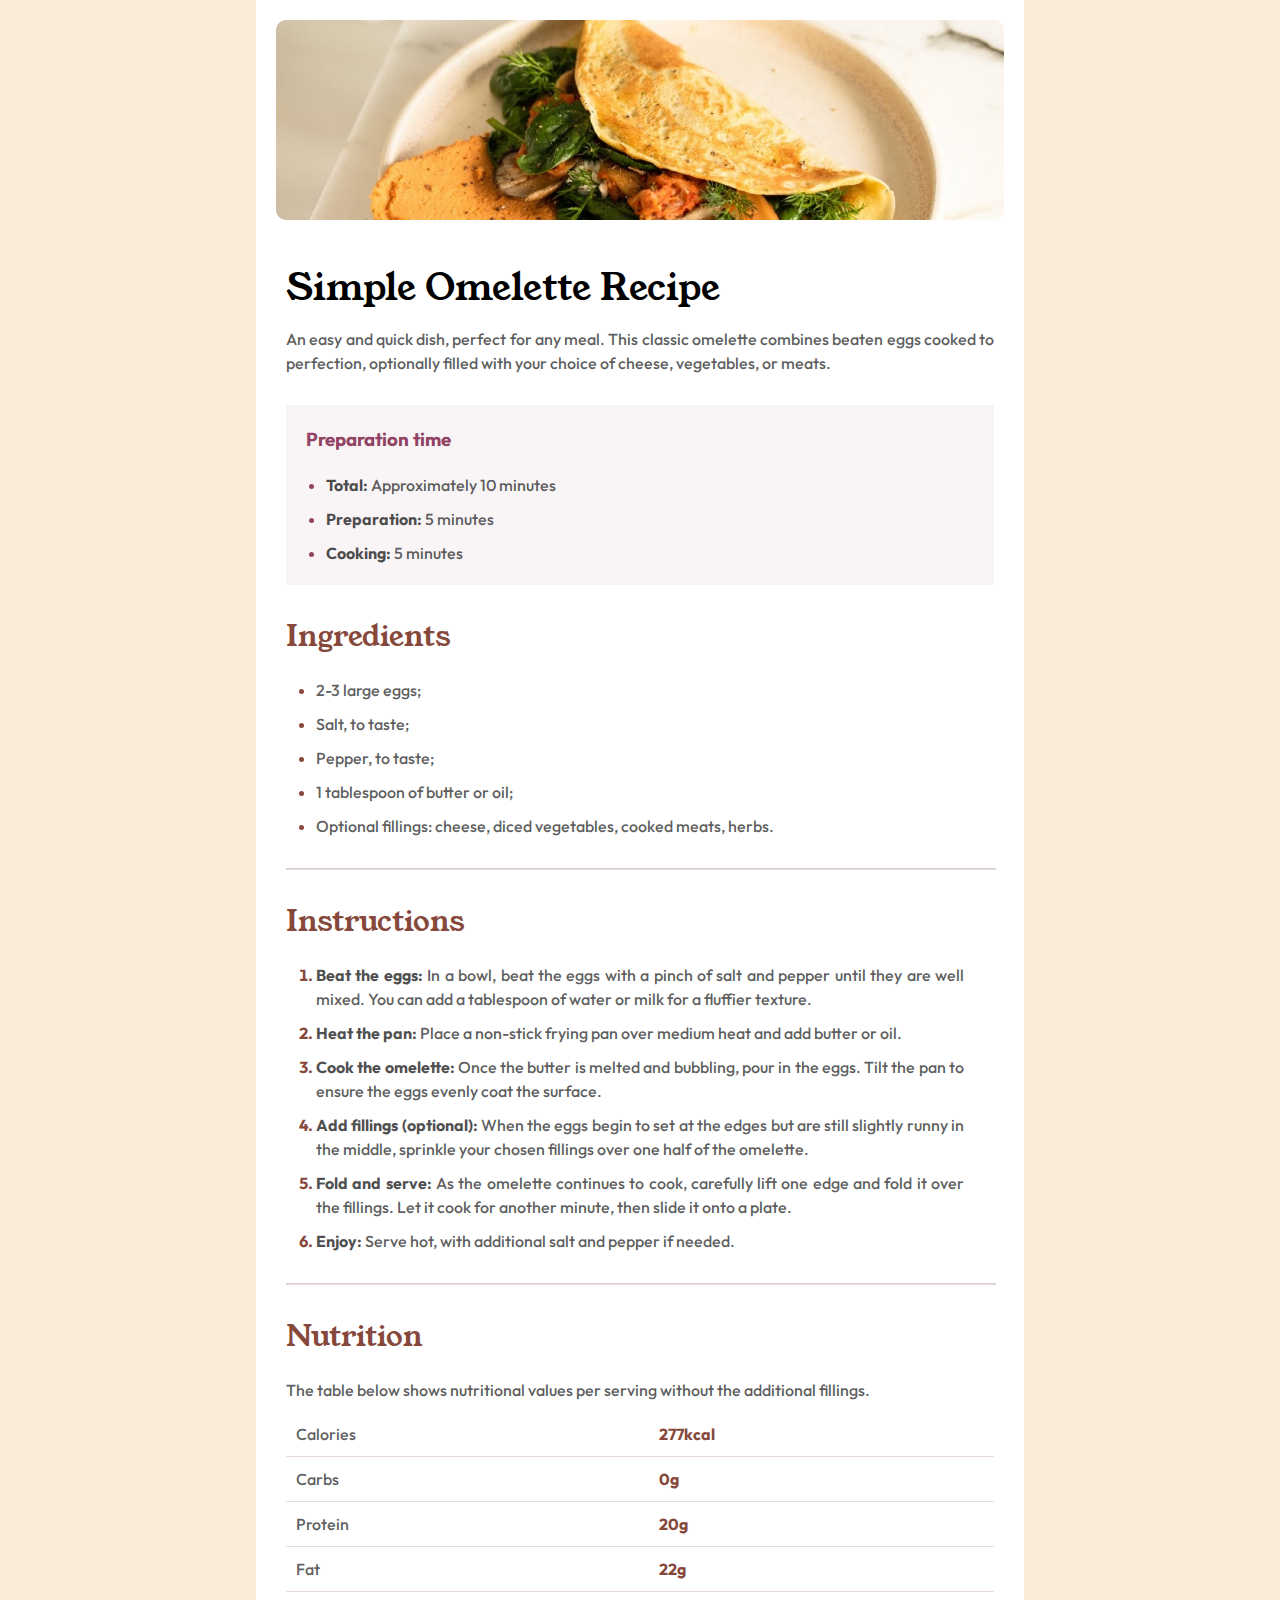
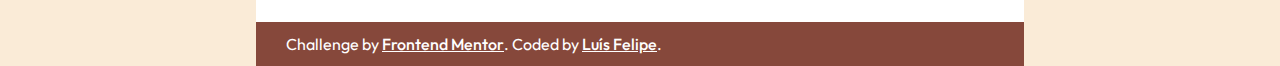
<file: index.html>
<!DOCTYPE html>
<html lang="en">
<head>
    <meta charset="UTF-8">
    <meta name="viewport" content="width=device-width, initial-scale=1.0">
    <link rel="shortcut icon" href="imagens/favicon-32x32.png">
    <title>Frontend Mentor | Recipe page</title>
    <link rel="stylesheet" href="estilo/style.css">
    <link rel="stylesheet" href="estilo/media-query.css">
</head>
<body>
    <main>
        <header>
            <div id="imagem">

            </div>
        </header>
        <section>
            <h1>
                Simple Omelette Recipe
            </h1>
            <p>
                An easy and quick dish, perfect for any meal. This classic omelette combines beaten eggs cooked 
                to perfection, optionally filled with your choice of cheese, vegetables, or meats.
            </p>
        </section>
        <aside>
            <h3>
                Preparation time
            </h3>
            <p>
                <ul>
                    <li><strong>Total:</strong> Approximately 10 minutes</li>
                    <li><strong>Preparation:</strong> 5 minutes</li>
                    <li><strong>Cooking:</strong> 5 minutes</li>
                </ul>
            </p>
        </aside>
        <article>
            <h2>
                Ingredients
            </h2>
            <p>
                <ul>
                    <li>2-3 large eggs;</li>
                    <li>Salt, to taste;</li>
                    <li>Pepper, to taste;</li>
                    <li>1 tablespoon of butter or oil;</li>
                    <li>Optional fillings: cheese, diced vegetables, cooked meats, herbs.</li>
                </ul>
            </p>
            <hr>
            <h2>
                Instructions
            </h2>
            <p>
                <ol>
                    <li>
                        <strong>Beat the eggs:</strong> In a bowl, beat the eggs with a pinch of salt and pepper until they are well mixed.
                        You can add a tablespoon of water or milk for a fluffier texture.
                    </li>
                    <li><strong>Heat the pan:</strong> Place a non-stick frying pan over medium heat and add butter or oil.</li>
                    <li>
                        <strong>Cook the omelette:</strong> Once the butter is melted and bubbling, pour in the eggs. Tilt the pan to ensure
                        the eggs evenly coat the surface.
                    </li>
                    <li>
                        <strong>Add fillings (optional):</strong> When the eggs begin to set at the edges but are still slightly runny in the
                        middle, sprinkle your chosen fillings over one half of the omelette.
                    </li>
                    <li>
                        <strong>Fold and serve:</strong> As the omelette continues to cook, carefully lift one edge and fold it over the
                        fillings. Let it cook for another minute, then slide it onto a plate.
                    </li>
                    <li><strong>Enjoy:</strong> Serve hot, with additional salt and pepper if needed.</li>
                </ol>
            </p>
            <hr>
            <h2>
                Nutrition
            </h2>
            <p>
                The table below shows nutritional values per serving without the additional fillings.
            </p>
            <table>
                <tbody>
                    <tr>
                        <td>Calories</td>
                        <td id="numeros">277kcal</td>
                    </tr>
                    <tr>
                        <td>Carbs</td>
                        <td id="numeros">0g</td>
                    </tr>
                    <tr>
                        <td>Protein</td>
                        <td id="numeros">20g</td>
                    </tr>
                    <tr>
                        <td>Fat</td>
                        <td id="numeros">22g</td>
                    </tr>
                </tbody>
            </table>
        </article>
        <footer>
            <div class="attribution">
                Challenge by <a href="https://www.frontendmentor.io?ref=challenge" target="_blank" rel="external">Frontend Mentor</a>. 
                Coded by <a href="https://github.com/Luiissfelipe" target="_blank" rel="author">Luís Felipe</a>.
              </div>
        </footer>
    </main>
</body>
</html>
</file>
<file: estilo/style.css>
@charset "UTF-8";

@font-face {
    font-family: Outfit;
    src: url(../fontes/outfit/Outfit-VariableFont_wght.ttf);
}

@font-face {
    font-family: Young-serif;
    src: url(../fontes/young-serif/YoungSerif-Regular.ttf);
}

*{
    color: rgba(0, 0, 0, 0.65);
    text-align: justify;
    font-weight: 500;
    font-family: 'outfit';
    line-height: 1.5em;
    margin: 0px;
    padding: 0px;
}

body{
    background-color: antiquewhite;
}

main{
    background-color: white;
}

header #imagem{
    background: black url(../imagens/image-omelette.jpeg) no-repeat;
    background-size: cover;
    height: 200px;
}

section{
    padding: 30px;
}

section h1{
    color: black;
    text-align: left;
    font-family: 'young-serif';
    font-size: 2.3em;
    line-height: 1em;    
    margin-bottom: 20px;
}

aside{
    background-color: rgba(146, 67, 99, 0.05);
    margin: 0px 30px;
    padding: 20px;
}

aside h3{
    color: rgba(146, 67, 99);
    font-weight: bold;
    margin-bottom: 20px;
}

aside li{
    margin: 10px 20px 0px;
}

aside li::marker{
    color: rgba(146, 67, 99);
}

strong{
    color: rgba(0, 0, 0, 0.7);
    font-weight: bold;
}

article{
    padding: 30px;
}

article h2{
    color: #86483b;
    font-family: 'young-serif';
    font-weight: normal;
    font-size: 1.8em;
    margin-bottom: 20px;
}

article li{
    margin: 10px 30px 0px;
}

article li::marker{
    color: #86483b;
    font-weight: bold;
}

article hr{
    border-color: rgba(134, 71, 59, 0.2);
    width: 100%;
    margin: 30px auto;
}

article table{
    width: 100%;
    margin-top: 10px;
    border-collapse: collapse;
}

table tr{
    border-bottom: 1px solid rgba(134, 71, 59, 0.2);
}

table td{
    padding: 10px;
}

table #numeros{
    color: #86483b;
    font-weight: bold;
}

footer{
    background-color: #86483b;
    padding: 10px 30px;
}

footer .attribution{
    color: white;
    font-weight: normal;
}

footer a{
    color: white;
}
</file>
<file: estilo/media-query.css>
@charset "UTF-8";

@media screen and (min-width:768px) {
    main{
        width: 768px;
        margin: auto;
    }

    header{
        padding: 20px;
    }

    header #imagem{
        border-radius: 10px;
    }
}
</file>
